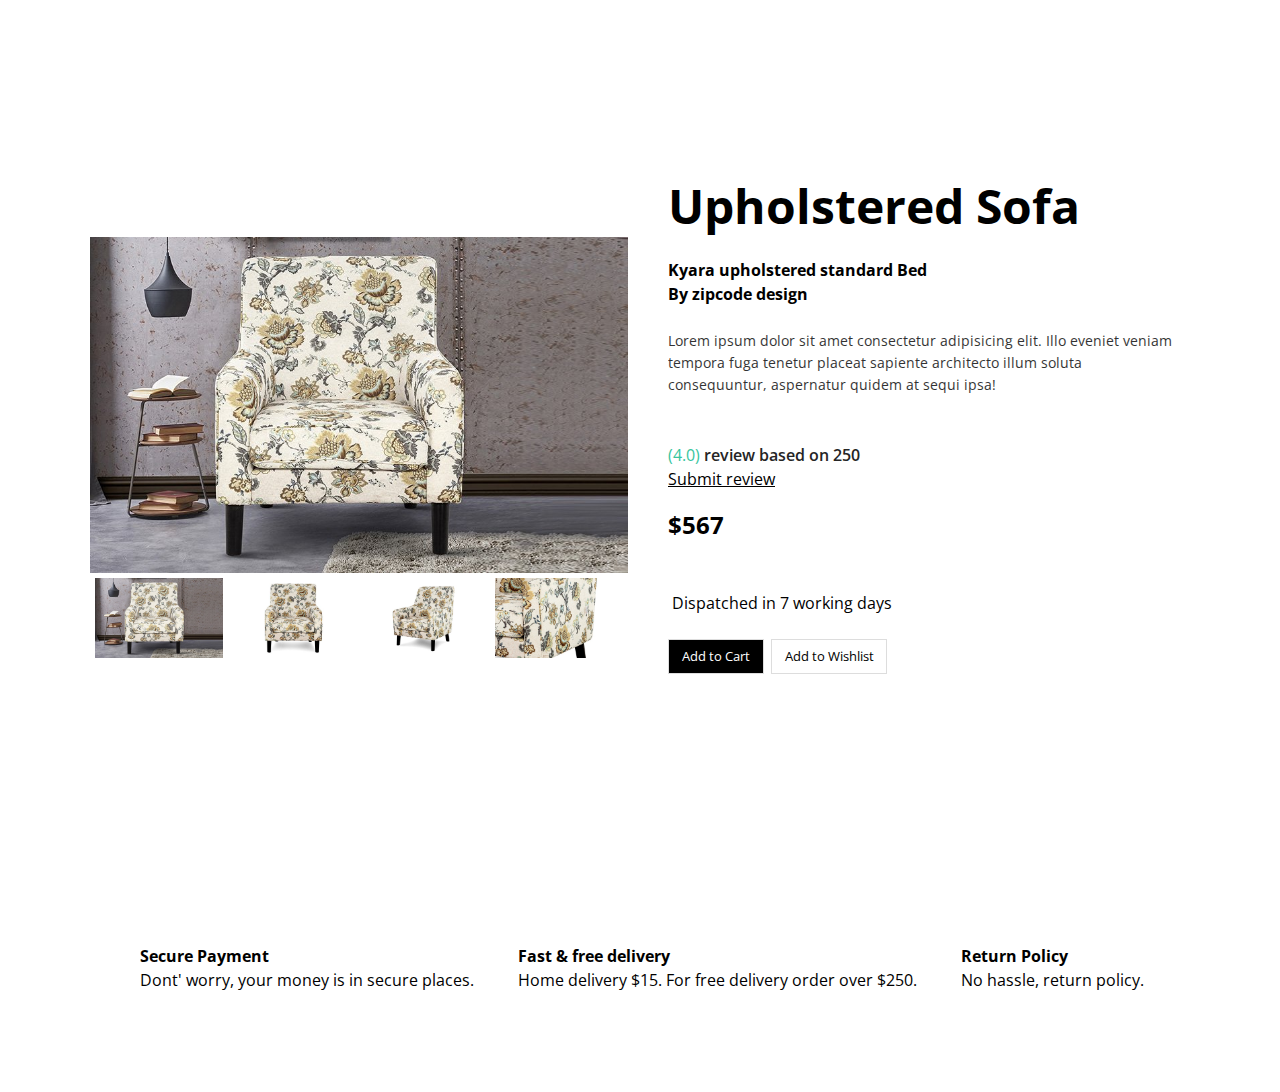
<file: index.html>
<!DOCTYPE html>
<html>
    <head>
        <meta charset="utf-8">
        <meta http-equiv="X-UA-Compatible" content="IE=edge">
        <title>Product Card/Page</title>
        <meta name="viewport" content="width=device-width, initial-scale=1">
        <link rel="stylesheet" href="style.css">
        <link
            rel="stylesheet"
            href="https://cdnjs.cloudflare.com/ajax/libs/font-awesome/5.15.1/css/all.min.css"
            integrity="sha512-+4zCK9k+qNFUR5X+cKL9EIR+ZOhtIloNl9GIKS57V1MyNsYpYcUrUeQc9vNfzsWfV28IaLL3i96P9sdNyeRssA=="
            crossorigin="anonymous"/>

        <link
            rel="stylesheet"
            href="https://use.fontawesome.com/releases/v5.15.2/css/all.css"
            integrity="sha384-vSIIfh2YWi9wW0r9iZe7RJPrKwp6bG+s9QZMoITbCckVJqGCCRhc+ccxNcdpHuYu"
            crossorigin="anonymous">
    </head>
    <body>

        <div class="card-wrapper">
            <div class="card">
                <!-- card left -->
                <div class="product-imgs">
                    <div class="img-display">
                        <div class="img-showcase">
                            <img src="images/pic1.jpg" alt=" image">
                            <img src="images/pic2.png" alt=" image">
                            <img src="images/pic3.png" alt=" image">
                            <img src="images/pic4.jpg" alt="image" ">
                        </div>
                    </div>
                    <div class="img-select">
                        <div class="img-item">
                            <a href="#" data-id="1">
                                <img src="images/pic1.jpg" alt="shoe image">
                            </a>
                        </div>
                        <div class="img-item">
                            <a href="#" data-id="2">
                                <img src="images/pic2.png" alt="shoe image">
                            </a>
                        </div>
                        <div class="img-item">
                            <a href="#" data-id="3">
                                <img src="images/pic3.png" alt="shoe image">
                            </a>
                        </div>
                        <div class="img-item">
                            <a href="#" data-id="4">
                                <img src="images/pic4.jpg" alt="shoe image">
                            </a>
                        </div>
                    </div>
                </div>
                <!-- card right -->
                <div class="product-content">
                    <h2 class="product-title">upholstered sofa</h2>
                    <p style="font-weight: bold;">Kyara upholstered standard Bed</p>
                    <p style="font-weight: bold;">
                        By zipcode design</p>
                    <br>
                    <div class="product-detail">

                        <p>Lorem ipsum dolor sit amet consectetur adipisicing elit. Illo eveniet veniam
                            tempora fuga tenetur placeat sapiente architecto illum soluta consequuntur,
                            aspernatur quidem at sequi ipsa!</p>

                    </div>
                    <div class="product-rating">
                        <br>
                        <i class="fas fa-star"></i>
                        <i class="fas fa-star"></i>
                        <i class="fas fa-star"></i>
                        <i class="fas fa-star"></i>

                        <p >(4.0)
                            <span class="normal">review based on 250</span></p>
                    </div>

                    <p style=" text-decoration: underline;">Submit review</p>

                    <div class="product-price">
                        <h2>$567</h2>
                        <br>
                    </div>

                    <div class="purchase-info">
                        <p>
                            <i class="far fa-clock"></i>
                            Dispatched in 7 working days</p>
                        <br>

                        <button type="button" class="btn">
                            Add to Cart
                        </button>
                        <button type="button" class="btn">Add to Wishlist</button>
                    </div>

                </div>
            </div>
        </div>

        <section class="last-section" id="features">

            <div class="last">
                <i class="fas fa-money-check-alt"></i>

                <h4 class="feature-title">

                    Secure Payment</h4>
                <p>Dont' worry, your money is in secure places.</p>
            </div>

            <div class="last">
                <i class="fa fa-truck fa-2x fa-flip-horizontal"></i>

                <h4 class="feature-title">

                    Fast & free delivery</h4>
                <p>Home delivery $15. For free delivery order over $250.</p>
            </div>

            <div class="last">
                <i class="fas fa-exchange-alt"></i>

                <h4 class="feature-title">
                    Return Policy</h4>
                <p>No hassle, return policy.</p>
            </div>

        </section>
        <footer></footer>

    </body>
</html>
</file>
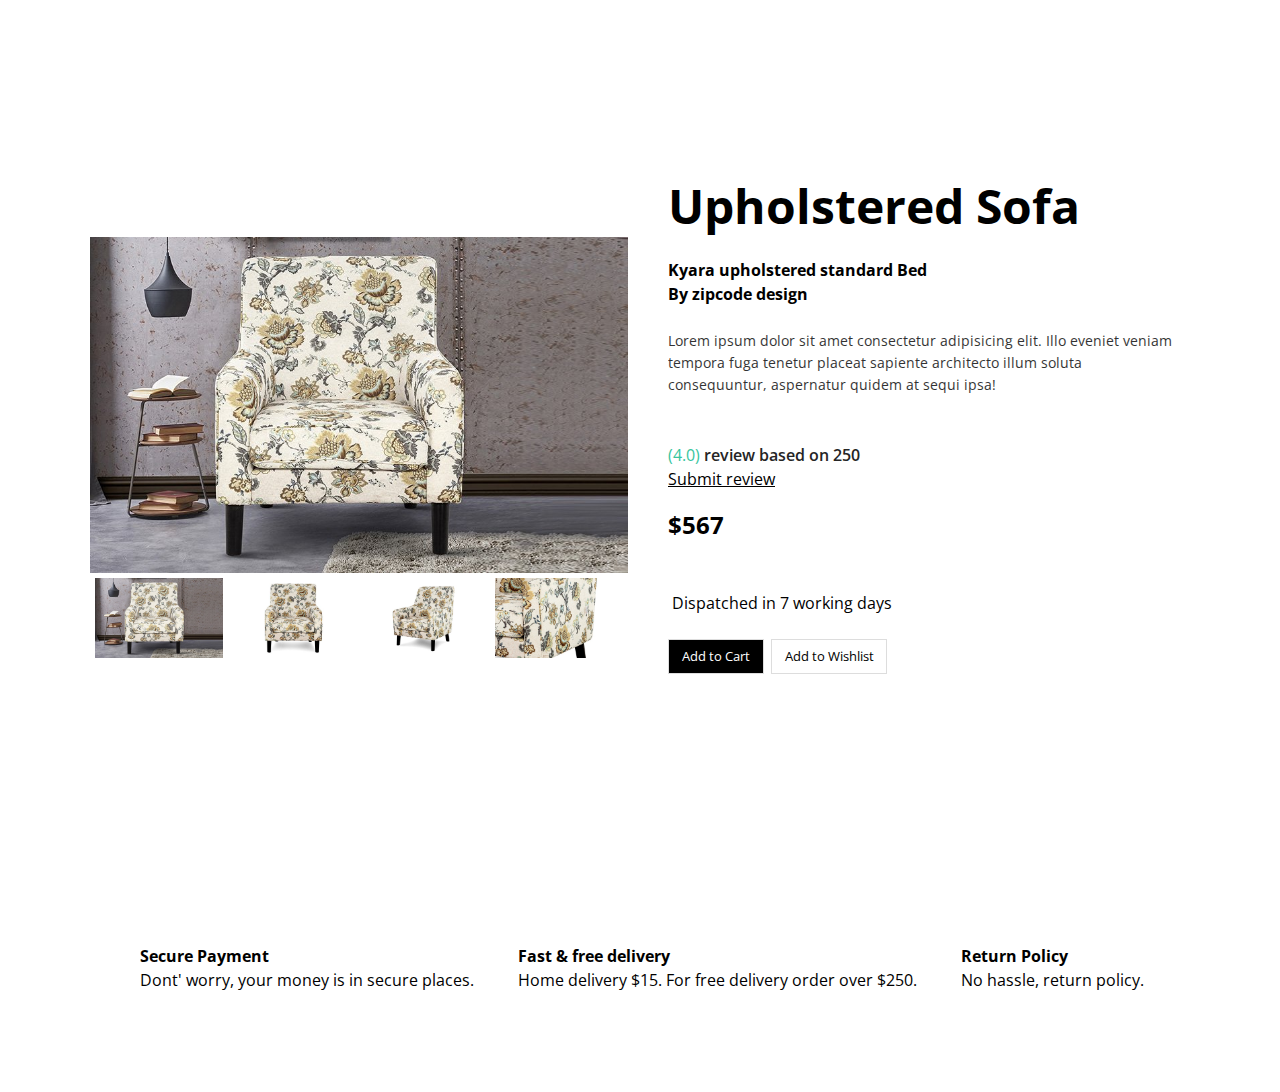
<file: New Text Document.html>
<!DOCTYPE html>
<html>
    <head>
        <meta charset="utf-8">
        <meta http-equiv="X-UA-Compatible" content="IE=edge">
        <title>Product Card/Page</title>
        <meta name="viewport" content="width=device-width, initial-scale=1">
        <link rel="stylesheet" href="style.css">
        <link
            rel="stylesheet"
            href="https://cdnjs.cloudflare.com/ajax/libs/font-awesome/5.15.1/css/all.min.css"
            integrity="sha512-+4zCK9k+qNFUR5X+cKL9EIR+ZOhtIloNl9GIKS57V1MyNsYpYcUrUeQc9vNfzsWfV28IaLL3i96P9sdNyeRssA=="
            crossorigin="anonymous"/>

        <link
            rel="stylesheet"
            href="https://use.fontawesome.com/releases/v5.15.2/css/all.css"
            integrity="sha384-vSIIfh2YWi9wW0r9iZe7RJPrKwp6bG+s9QZMoITbCckVJqGCCRhc+ccxNcdpHuYu"
            crossorigin="anonymous">
    </head>
    <body>

        <div class="card-wrapper">
            <div class="card">
                <!-- card left -->
                <div class="product-imgs">
                    <div class="img-display">
                        <div class="img-showcase">
                            <img src="images/pic1.jpg" alt=" image">
                            <img src="images/pic2.png" alt=" image">
                            <img src="images/pic3.png" alt=" image">
                            <img src="images/pic4.jpg" alt="image" ">
                        </div>
                    </div>
                    <div class="img-select">
                        <div class="img-item">
                            <a href="#" data-id="1">
                                <img src="images/pic1.jpg" alt="shoe image">
                            </a>
                        </div>
                        <div class="img-item">
                            <a href="#" data-id="2">
                                <img src="images/pic2.png" alt="shoe image">
                            </a>
                        </div>
                        <div class="img-item">
                            <a href="#" data-id="3">
                                <img src="images/pic3.png" alt="shoe image">
                            </a>
                        </div>
                        <div class="img-item">
                            <a href="#" data-id="4">
                                <img src="images/pic4.jpg" alt="shoe image">
                            </a>
                        </div>
                    </div>
                </div>
                <!-- card right -->
                <div class="product-content">
                    <h2 class="product-title">upholstered sofa</h2>
                    <p style="font-weight: bold;">Kyara upholstered standard Bed</p>
                    <p style="font-weight: bold;">
                        By zipcode design</p>
                    <br>
                    <div class="product-detail">

                        <p>Lorem ipsum dolor sit amet consectetur adipisicing elit. Illo eveniet veniam
                            tempora fuga tenetur placeat sapiente architecto illum soluta consequuntur,
                            aspernatur quidem at sequi ipsa!</p>

                    </div>
                    <div class="product-rating">
                        <br>
                        <i class="fas fa-star"></i>
                        <i class="fas fa-star"></i>
                        <i class="fas fa-star"></i>
                        <i class="fas fa-star"></i>

                        <p >(4.0)
                            <span class="normal">review based on 250</span></p>
                    </div>

                    <p style=" text-decoration: underline;">Submit review</p>

                    <div class="product-price">
                        <h2>$567</h2>
                        <br>
                    </div>

                    <div class="purchase-info">
                        <p>
                            <i class="far fa-clock"></i>
                            Dispatched in 7 working days</p>
                        <br>

                        <button type="button" class="btn">
                            Add to Cart
                        </button>
                        <button type="button" class="btn">Add to Wishlist</button>
                    </div>

                </div>
            </div>
        </div>

        <section class="last-section" id="features">

            <div class="last">
                <i class="fas fa-money-check-alt"></i>

                <h4 class="feature-title">

                    Secure Payment</h4>
                <p>Dont' worry, your money is in secure places.</p>
            </div>

            <div class="last">
                <i class="fa fa-truck fa-2x fa-flip-horizontal"></i>

                <h4 class="feature-title">

                    Fast & free delivery</h4>
                <p>Home delivery $15. For free delivery order over $250.</p>
            </div>

            <div class="last">
                <i class="fas fa-exchange-alt"></i>

                <h4 class="feature-title">
                    Return Policy</h4>
                <p>No hassle, return policy.</p>
            </div>

        </section>
        <footer></footer>

    </body>
</html>
</file>
<file: style.css>
@import url("https://fonts.googleapis.com/css2?family=Open+Sans:wght@300;400;600;700;800&display=swap");

* {
  box-sizing: border-box;
  padding: 0;
  margin: 0;
  font-family: "Open Sans", sans-serif;
}

.space {
  height: 50px;
}
body {
  line-height: 1.5;
}
.card-wrapper {
  max-width: 1100px;
  margin: 0 auto;
}
img {
  width: 100%;
  display: block;
}
.img-display {
  overflow: hidden;
}
.img-showcase {
  display: flex;
  width: 100%;
  transition: all 0.5s ease;
}
.img-showcase img {
  min-width: 100%;
}
.img-select {
  display: flex;
}
.img-item {
  margin: 0.3rem;
}
.img-item:nth-child(1),
.img-item:nth-child(2),
.img-item:nth-child(3) {
  margin-right: 0;
}
.img-item:hover {
  opacity: 0.8;
}
.product-content {
  padding: 2rem 1rem;
}
.product-title {
  font-size: 3rem;
  text-transform: capitalize;
  font-weight: 700;
  position: relative;
  color: black;
  margin: 1rem 0;
}
.product-rating {
  color: #37c59e;
}
.product-rating span {
  font-weight: 600;
  color: #252525;
}
.product-price {
  margin: 1rem 0;
  font-size: 1rem;
  font-weight: 700;
}
.product-price span {
  font-weight: 400;
}
.last-price span {
  color: #f64749;
  text-decoration: line-through;
}
.new-price span {
  color: #256eff;
}
.product-detail h2 {
  text-transform: capitalize;
  color: #12263a;
  padding-bottom: 0.6rem;
}
.product-detail p {
  font-size: 0.9rem;

  opacity: 0.8;
}
.product-detail ul {
  margin: 1rem 0;
  font-size: 0.9rem;
}
.product-detail ul li {
  margin: 0;
  list-style: none;
  background: url(shoes_images/checked.png) left center no-repeat;
  background-size: 18px;
  padding-left: 1.7rem;
  margin: 0.4rem 0;
  font-weight: 600;
  opacity: 0.9;
}
.product-detail ul li span {
  font-weight: 400;
}
.purchase-info {
  margin: 1.5rem 0;
}

.purchase-info .btn {
  border: 1.5px solid #ddd;

  text-align: center;
  padding: 0.45rem 0.8rem;
  outline: 0;
  margin-right: 0.2rem;
  margin-bottom: 1rem;
}

.purchase-info .btn {
  cursor: pointer;
  color: #fff;
}
.purchase-info .btn:first-of-type {
  background: black;
}
.purchase-info .btn:last-of-type {
  background: white;
  color: black;
}
.purchase-info .btn:hover {
  opacity: 0.9;
}

@media screen and (min-width: 992px) {
  .card {
    display: grid;
    grid-template-columns: repeat(2, 1fr);
    grid-gap: 1.5rem;
  }
  .card-wrapper {
    height: 100vh;
    display: flex;
    justify-content: center;
    align-items: center;
  }
  .product-imgs {
    display: flex;
    flex-direction: column;
    justify-content: center;
  }
  .product-content {
    padding-top: 0;
  }
}

.normal {
  color: black;
}

.last {
  display: inline-block;
  margin: 10px;

  padding: 10px;
}

.last-section {
  margin-left: 120px;
  align-items: ;
}

i {
  display: inline-block;
  position: relative;
}

footer {
  height: 5rem;
}
</file>
